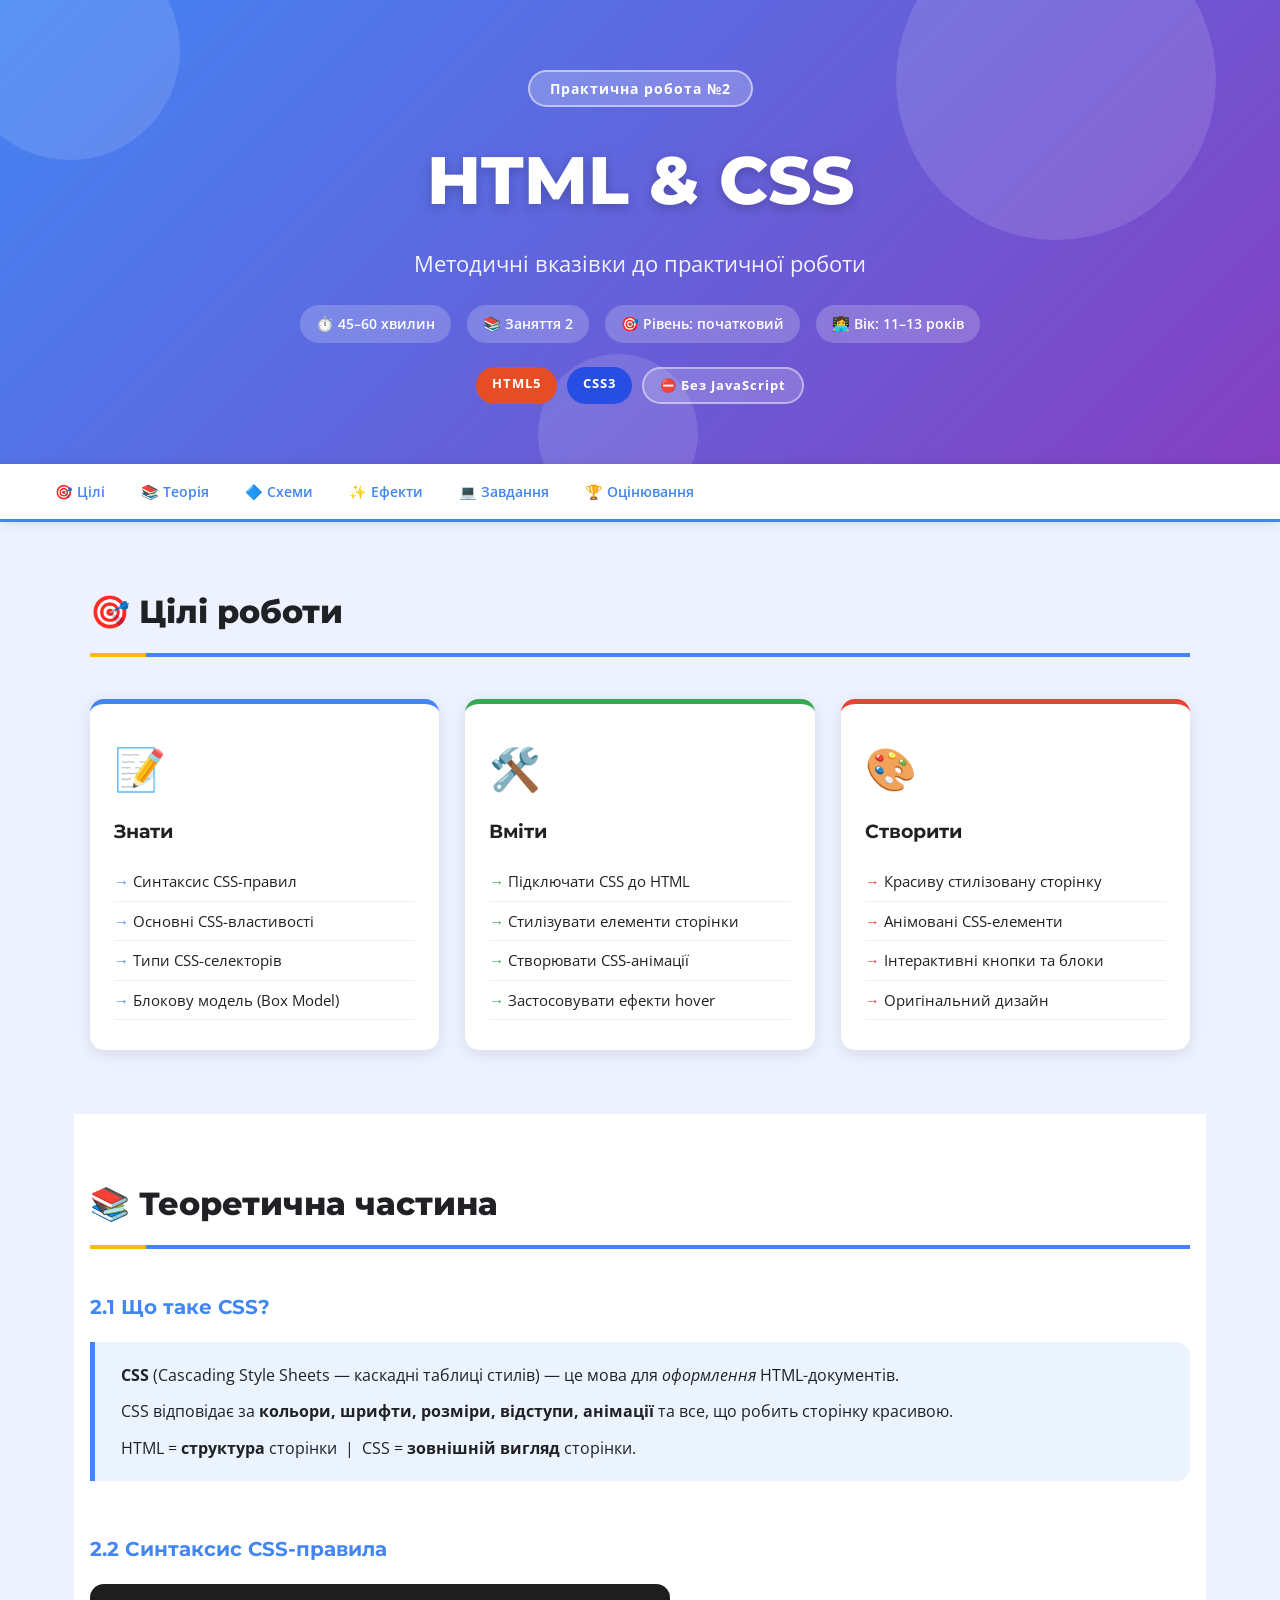
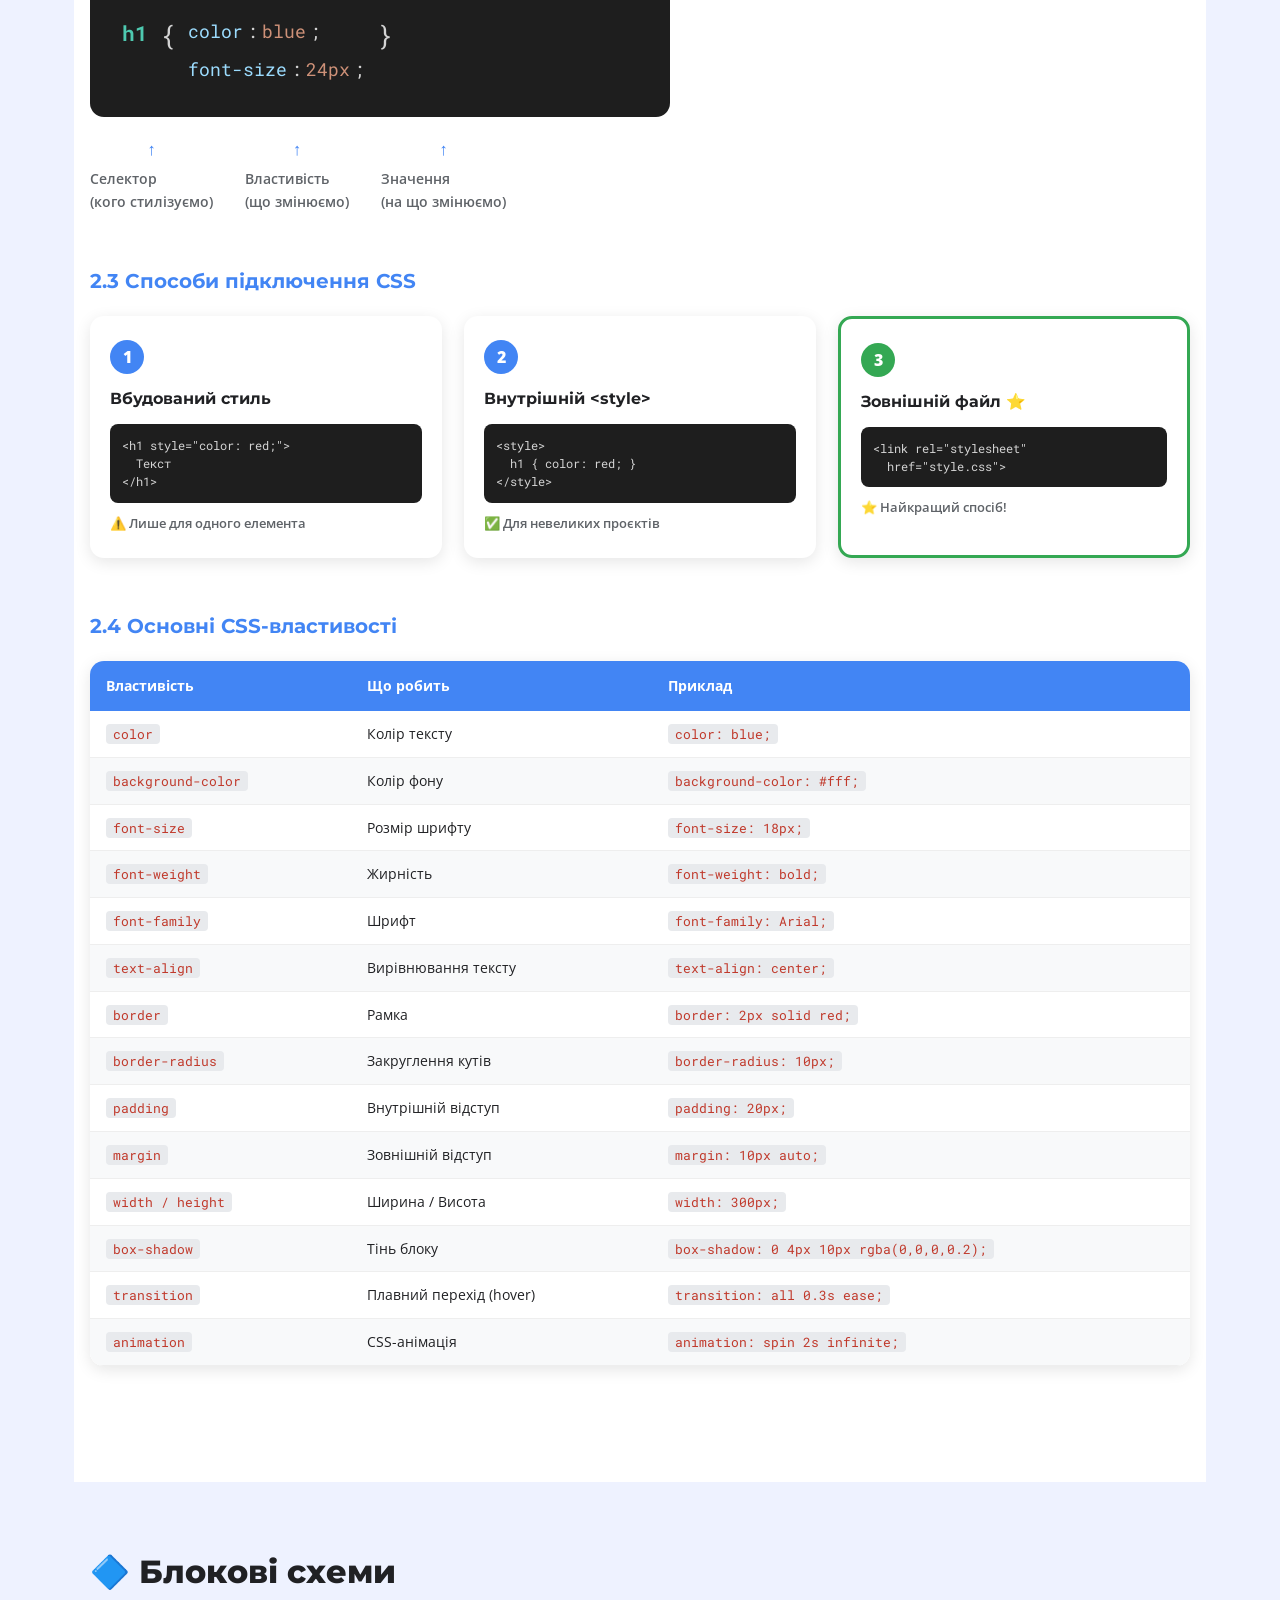
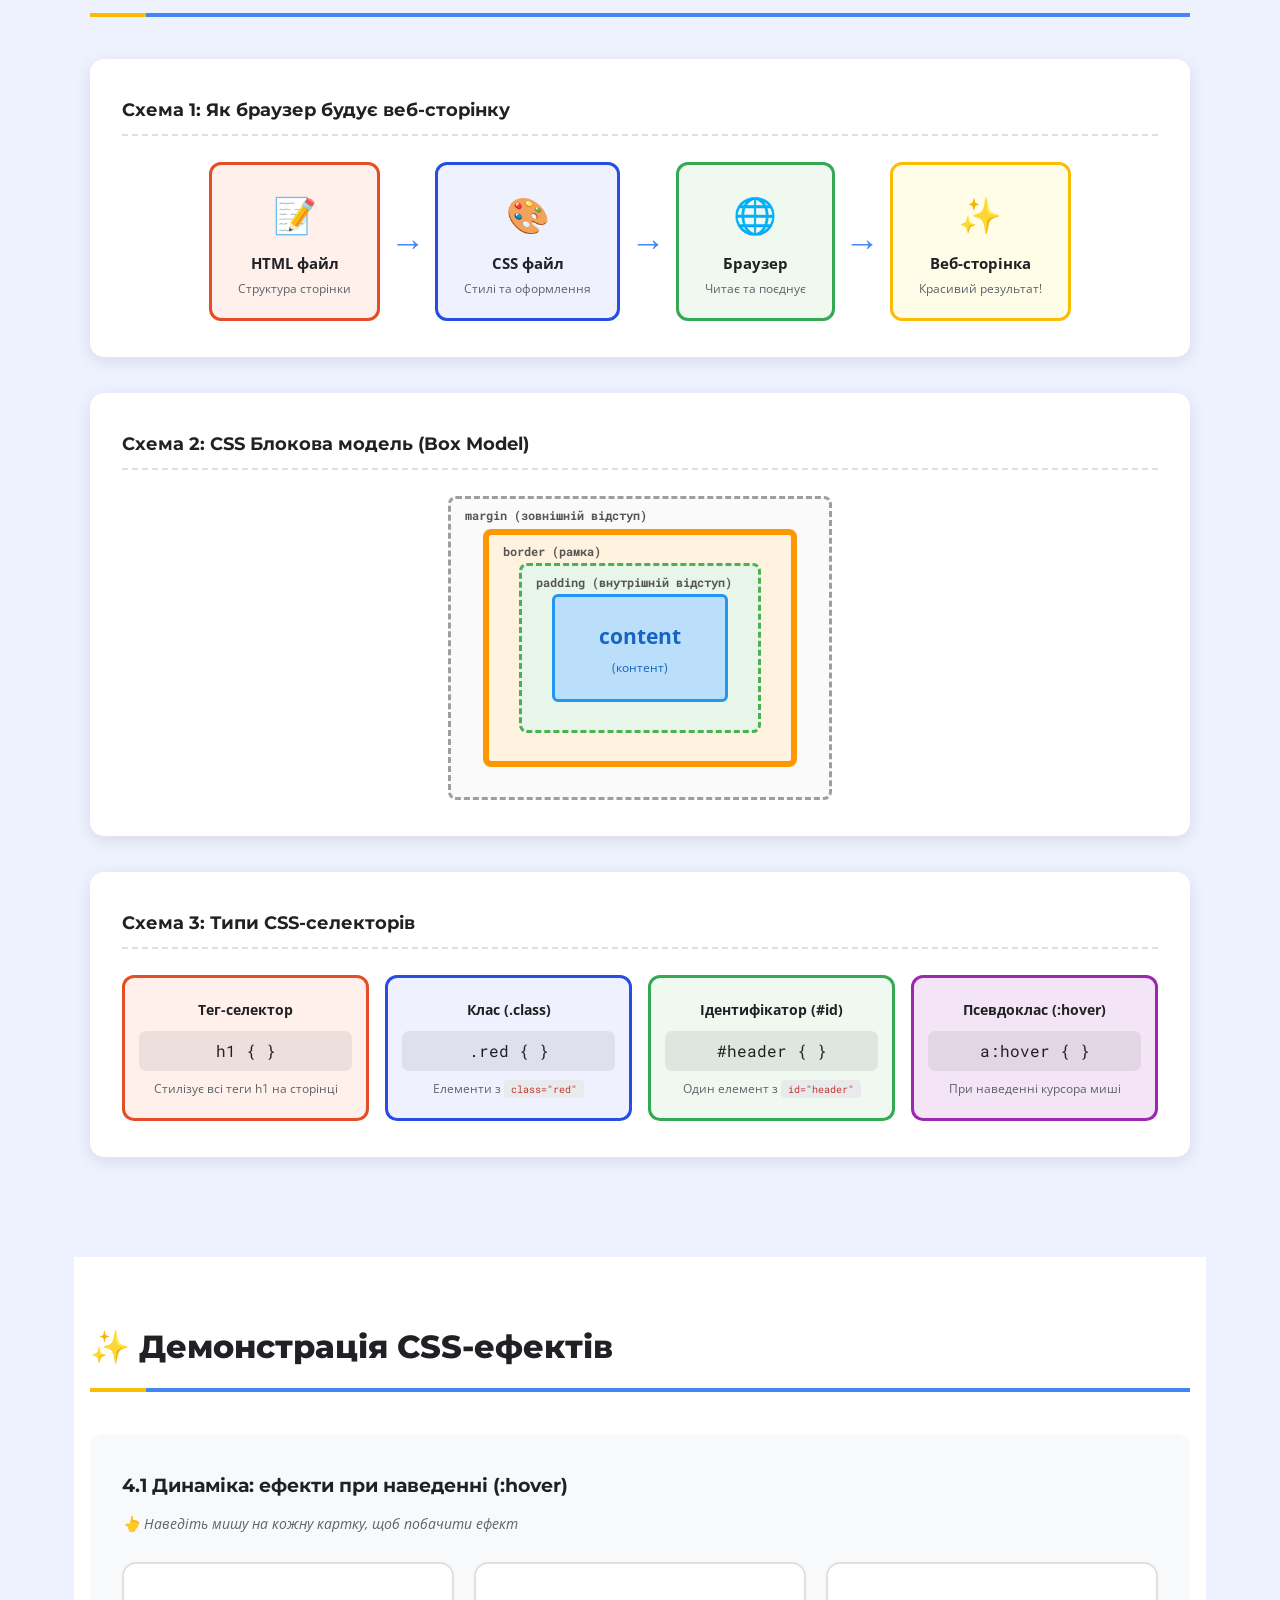
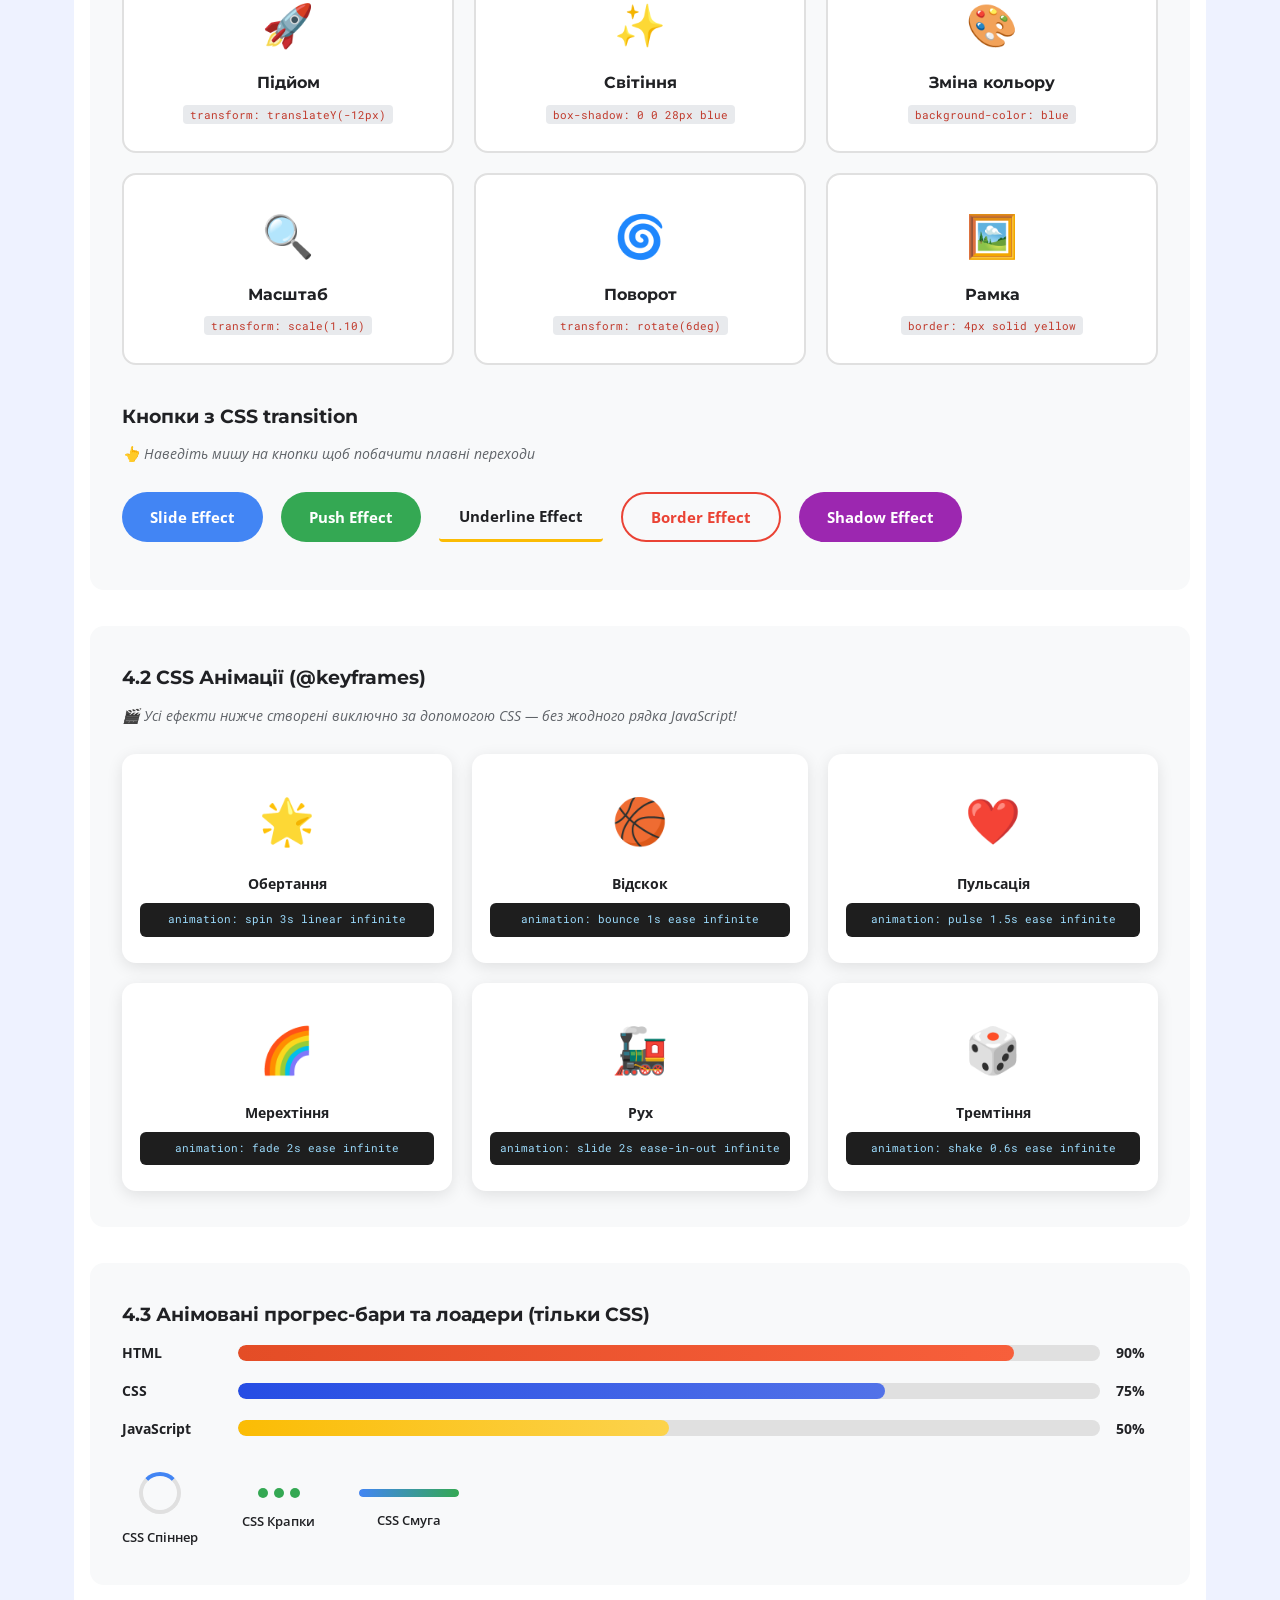
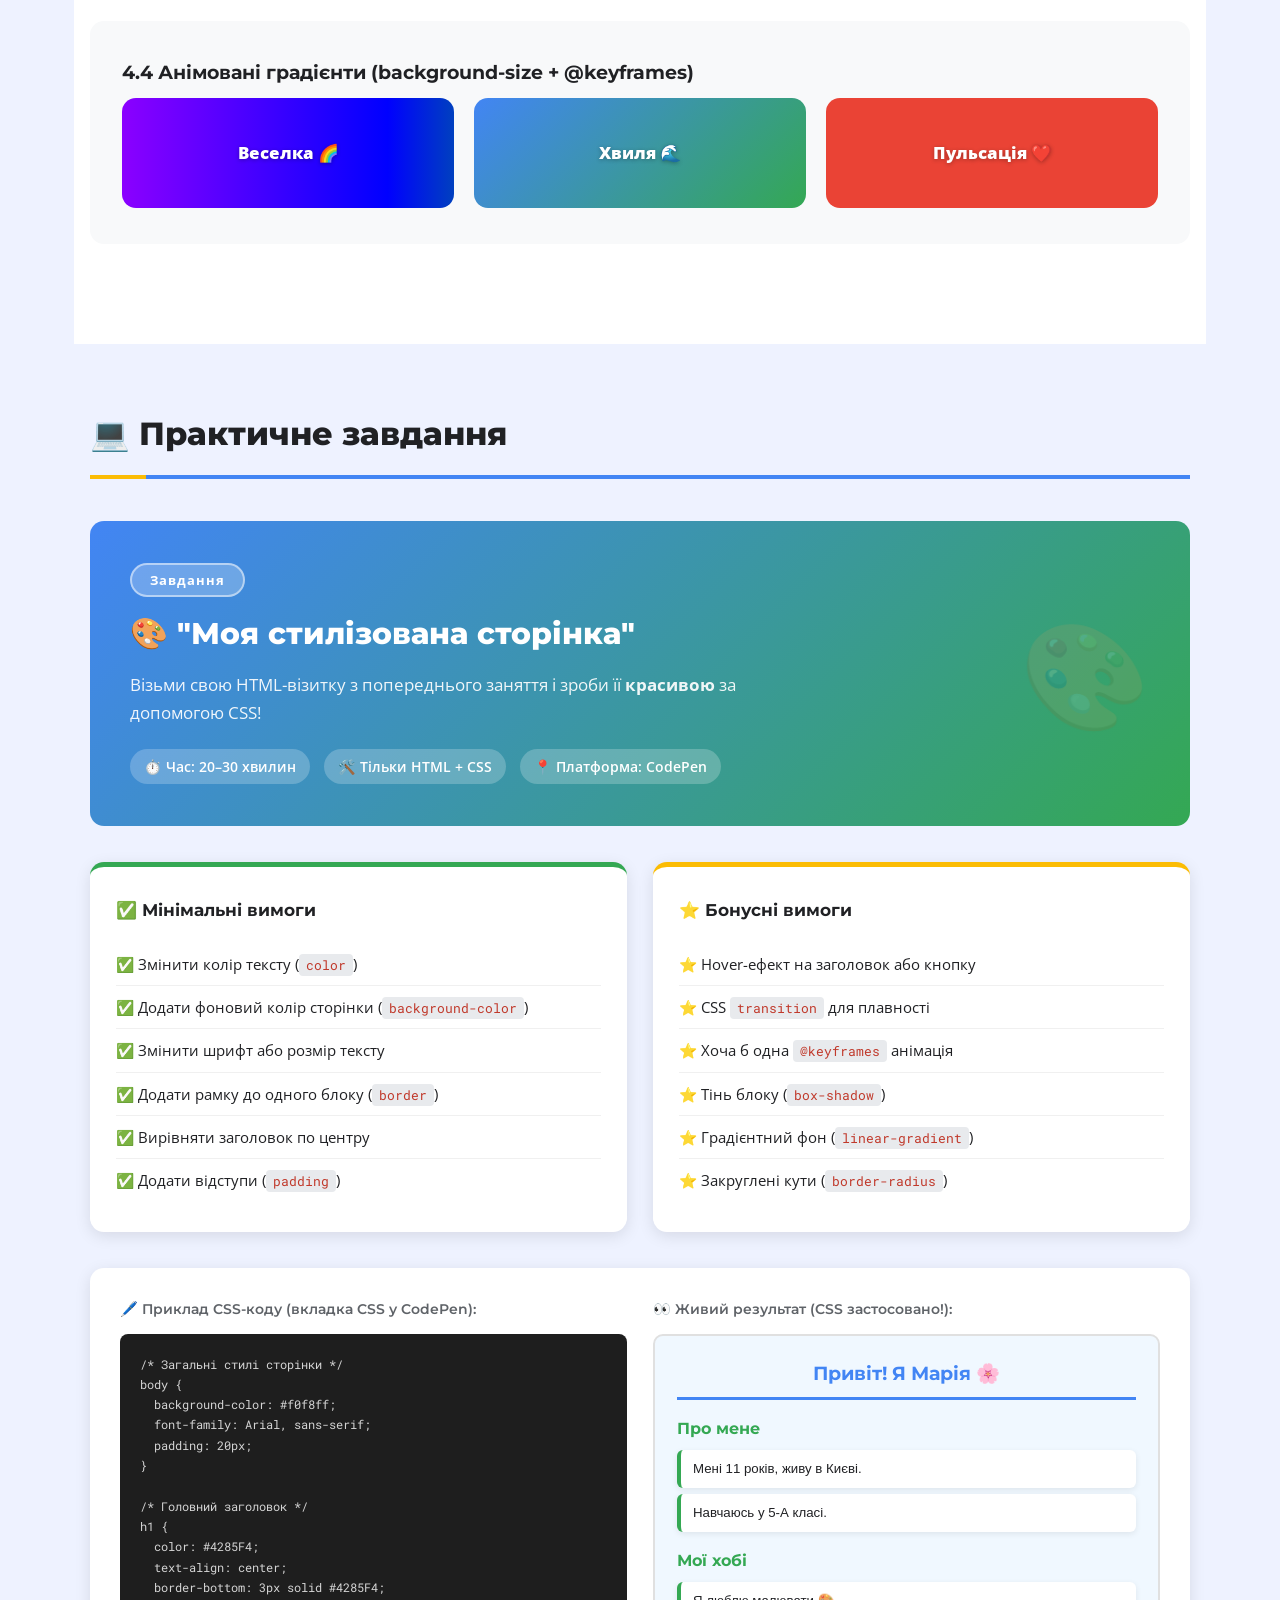
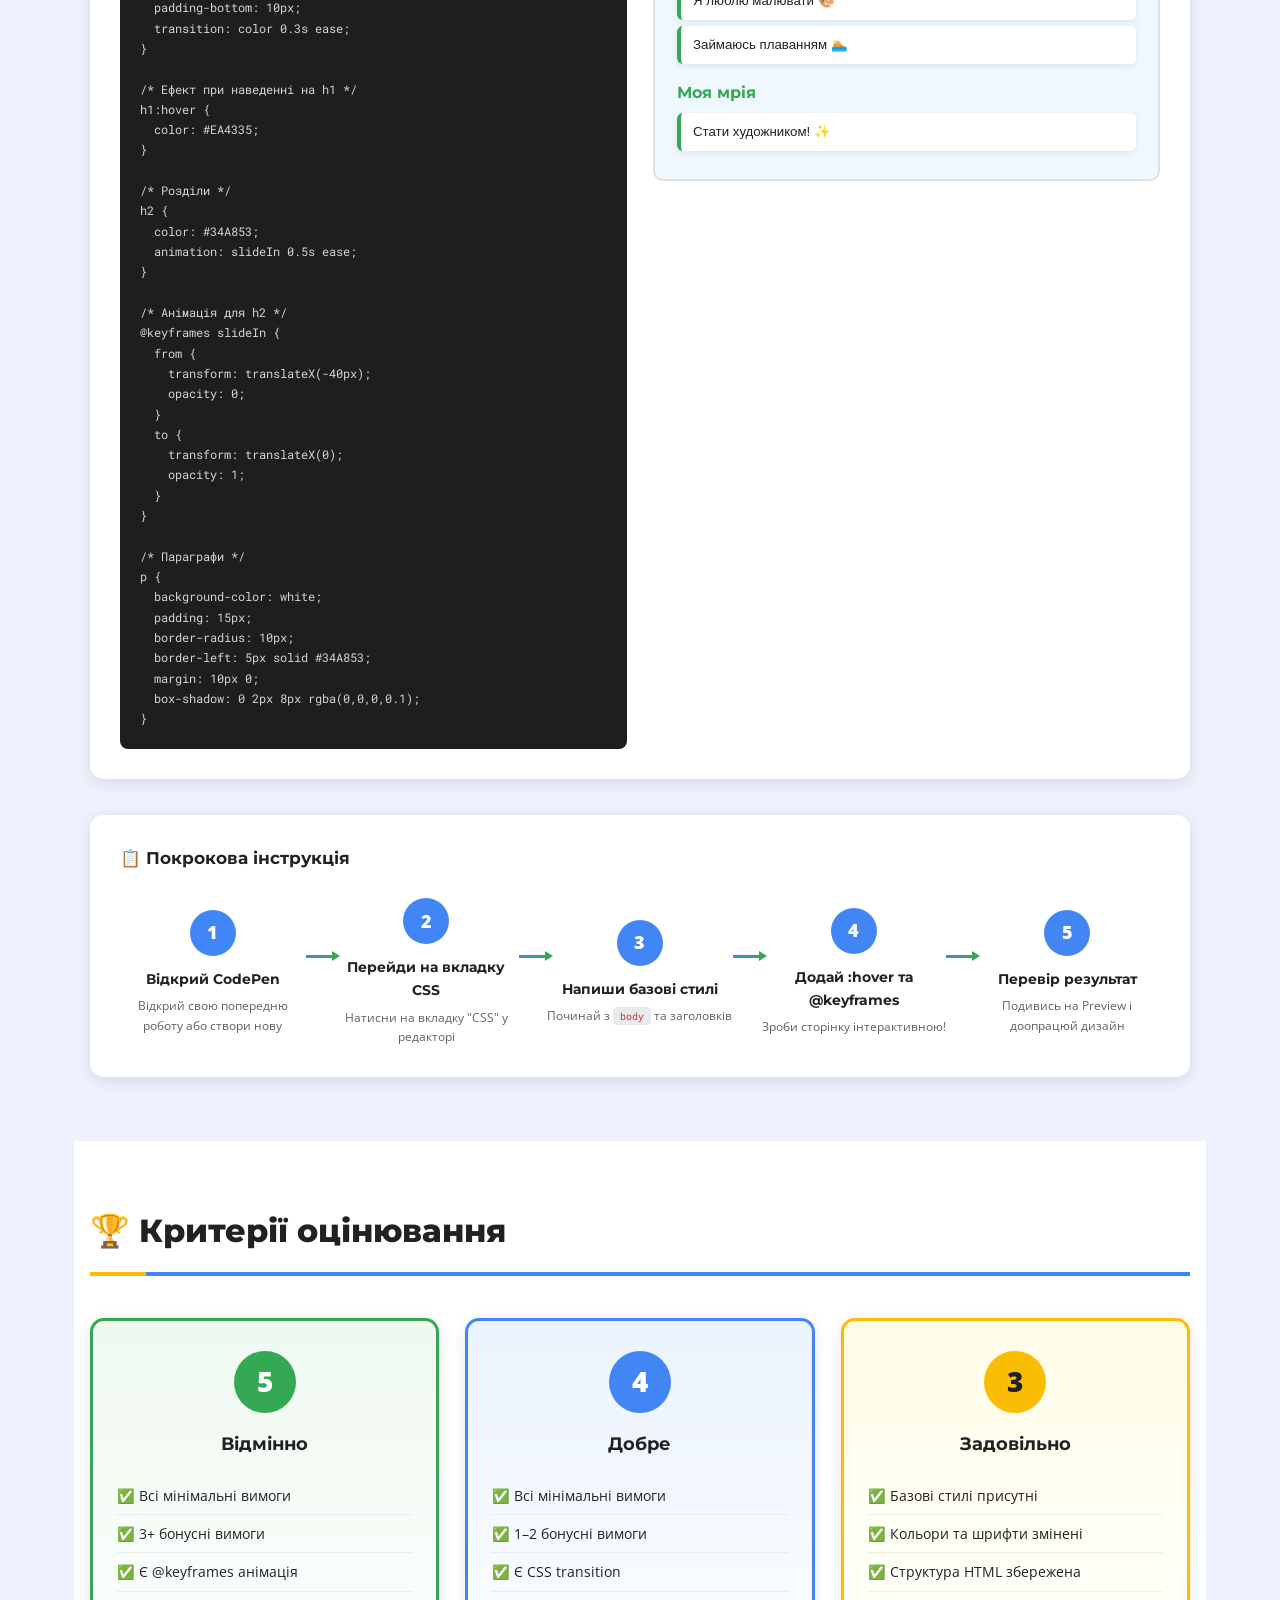
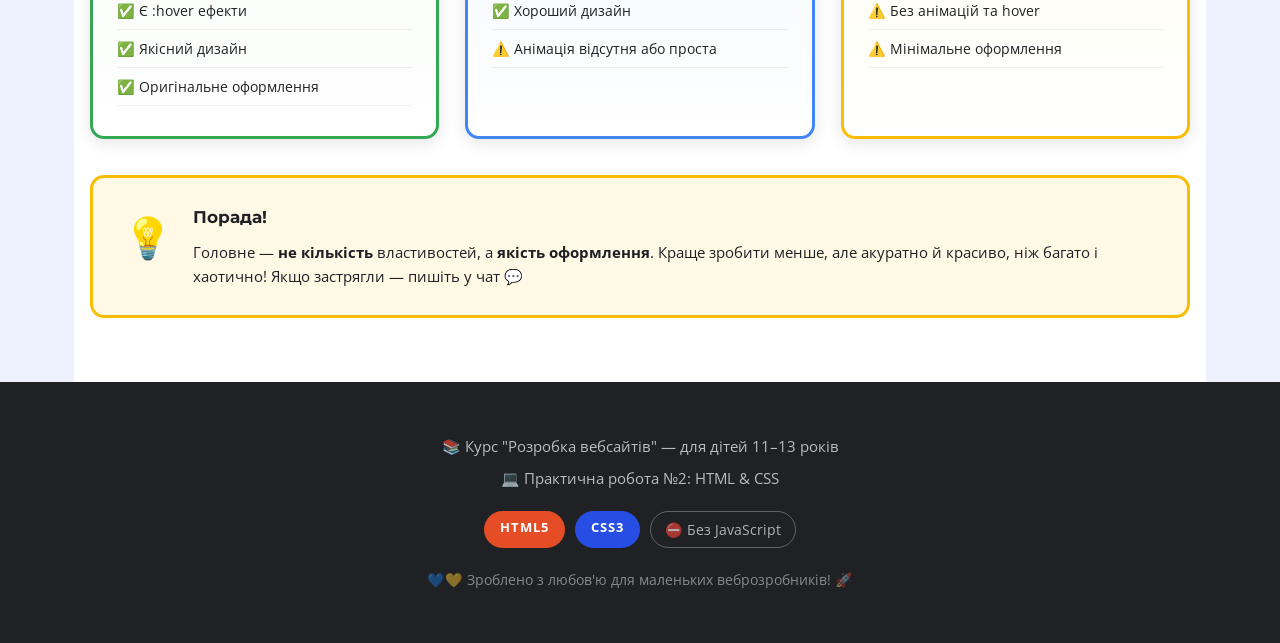
<file: practical/index.html>
<!DOCTYPE html>
<html lang="uk">
<head>
  <meta charset="UTF-8">
  <meta name="viewport" content="width=device-width, initial-scale=1.0">
  <title>Методичні вказівки: Практична робота "HTML &amp; CSS"</title>
  <meta name="description" content="Методичні вказівки до практичної роботи з HTML та CSS. Демонстрація блокових схем, динаміки та анімацій.">

  <!-- Google Fonts -->
  <link href="https://fonts.googleapis.com/css2?family=Montserrat:wght@600;700;800&family=Open+Sans:wght@400;600&family=Roboto+Mono&display=swap" rel="stylesheet">

  <!-- Стилі — тільки HTML + CSS, без JavaScript! -->
  <link rel="stylesheet" href="styles.css">
</head>
<body>

  <!-- ============================================================
       ШАПКА СТОРІНКИ (анімований градієнтний фон)
       ============================================================ -->
  <header class="page-header">
    <!-- Декоративні анімовані кола у фоні (чистий CSS) -->
    <div class="header-blobs" aria-hidden="true">
      <div class="blob blob-1"></div>
      <div class="blob blob-2"></div>
      <div class="blob blob-3"></div>
    </div>

    <div class="header-inner">
      <div class="badge">Практична робота №2</div>
      <h1 class="header-title">HTML &amp; CSS</h1>
      <p class="header-sub">Методичні вказівки до практичної роботи</p>

      <div class="header-meta">
        <span class="meta-pill">⏱️ 45–60 хвилин</span>
        <span class="meta-pill">📚 Заняття 2</span>
        <span class="meta-pill">🎯 Рівень: початковий</span>
        <span class="meta-pill">👩‍💻 Вік: 11–13 років</span>
      </div>

      <div class="tech-row">
        <span class="tech-pill pill-html">HTML5</span>
        <span class="tech-pill pill-css">CSS3</span>
        <span class="tech-pill pill-nojs">⛔ Без JavaScript</span>
      </div>
    </div>
  </header>

  <!-- ============================================================
       НАВІГАЦІЯ — ЗМІСТ (sticky)
       ============================================================ -->
  <nav class="toc-nav" aria-label="Зміст">
    <ol>
      <li><a href="#goals">🎯 Цілі</a></li>
      <li><a href="#theory">📚 Теорія</a></li>
      <li><a href="#diagrams">🔷 Схеми</a></li>
      <li><a href="#effects">✨ Ефекти</a></li>
      <li><a href="#task">💻 Завдання</a></li>
      <li><a href="#criteria">🏆 Оцінювання</a></li>
    </ol>
  </nav>

  <!-- ============================================================
       ОСНОВНИЙ ВМІСТ
       ============================================================ -->
  <main class="page-main">

    <!-- ==========================================================
         РОЗДІЛ 1: ЦІЛІ РОБОТИ
         ========================================================== -->
    <section id="goals" class="section">
      <div class="container">
        <h2 class="section-title">🎯 Цілі роботи</h2>

        <div class="goals-grid">
          <div class="goal-card">
            <span class="goal-icon">📝</span>
            <h3>Знати</h3>
            <ul>
              <li>Синтаксис CSS-правил</li>
              <li>Основні CSS-властивості</li>
              <li>Типи CSS-селекторів</li>
              <li>Блокову модель (Box Model)</li>
            </ul>
          </div>

          <div class="goal-card">
            <span class="goal-icon">🛠️</span>
            <h3>Вміти</h3>
            <ul>
              <li>Підключати CSS до HTML</li>
              <li>Стилізувати елементи сторінки</li>
              <li>Створювати CSS-анімації</li>
              <li>Застосовувати ефекти hover</li>
            </ul>
          </div>

          <div class="goal-card">
            <span class="goal-icon">🎨</span>
            <h3>Створити</h3>
            <ul>
              <li>Красиву стилізовану сторінку</li>
              <li>Анімовані CSS-елементи</li>
              <li>Інтерактивні кнопки та блоки</li>
              <li>Оригінальний дизайн</li>
            </ul>
          </div>
        </div>
      </div>
    </section>

    <!-- ==========================================================
         РОЗДІЛ 2: ТЕОРЕТИЧНА ЧАСТИНА
         ========================================================== -->
    <section id="theory" class="section section-alt">
      <div class="container">
        <h2 class="section-title">📚 Теоретична частина</h2>

        <!-- 2.1 Що таке CSS -->
        <div class="theory-block">
          <h3 class="theory-h3">2.1 Що таке CSS?</h3>
          <div class="info-box">
            <p>
              <strong>CSS</strong> (Cascading Style Sheets — каскадні таблиці стилів) — це
              мова для <em>оформлення</em> HTML-документів.
            </p>
            <p>
              CSS відповідає за <strong>кольори, шрифти, розміри, відступи,
              анімації</strong> та все, що робить сторінку красивою.
            </p>
            <p>
              HTML = <strong>структура</strong> сторінки &nbsp;|&nbsp;
              CSS = <strong>зовнішній вигляд</strong> сторінки.
            </p>
          </div>
        </div>

        <!-- 2.2 Синтаксис CSS -->
        <div class="theory-block">
          <h3 class="theory-h3">2.2 Синтаксис CSS-правила</h3>

          <div class="syntax-diagram" aria-label="Схема синтаксису CSS">
            <span class="syn-selector">h1</span>
            <span class="syn-brace">{</span>
            <div class="syn-decls">
              <div class="syn-decl">
                <span class="syn-prop">color</span>
                <span class="syn-colon">:</span>
                <span class="syn-val">blue</span>
                <span class="syn-semi">;</span>
              </div>
              <div class="syn-decl">
                <span class="syn-prop">font-size</span>
                <span class="syn-colon">:</span>
                <span class="syn-val">24px</span>
                <span class="syn-semi">;</span>
              </div>
            </div>
            <span class="syn-brace">}</span>
          </div>

          <div class="syntax-legend">
            <div class="leg-item">
              <span class="leg-arrow">↑</span>
              <span class="leg-label">Селектор<br>(кого стилізуємо)</span>
            </div>
            <div class="leg-item">
              <span class="leg-arrow">↑</span>
              <span class="leg-label">Властивість<br>(що змінюємо)</span>
            </div>
            <div class="leg-item">
              <span class="leg-arrow">↑</span>
              <span class="leg-label">Значення<br>(на що змінюємо)</span>
            </div>
          </div>
        </div>

        <!-- 2.3 Способи підключення -->
        <div class="theory-block">
          <h3 class="theory-h3">2.3 Способи підключення CSS</h3>
          <div class="methods-grid">
            <div class="method-card">
              <div class="method-num">1</div>
              <h4>Вбудований стиль</h4>
              <pre class="code-snippet">&lt;h1 style="color: red;"&gt;
  Текст
&lt;/h1&gt;</pre>
              <p class="method-note">⚠️ Лише для одного елемента</p>
            </div>

            <div class="method-card">
              <div class="method-num">2</div>
              <h4>Внутрішній &lt;style&gt;</h4>
              <pre class="code-snippet">&lt;style&gt;
  h1 { color: red; }
&lt;/style&gt;</pre>
              <p class="method-note">✅ Для невеликих проєктів</p>
            </div>

            <div class="method-card best-method">
              <div class="method-num">3</div>
              <h4>Зовнішній файл ⭐</h4>
              <pre class="code-snippet">&lt;link rel="stylesheet"
  href="style.css"&gt;</pre>
              <p class="method-note">⭐ Найкращий спосіб!</p>
            </div>
          </div>
        </div>

        <!-- 2.4 Основні властивості -->
        <div class="theory-block">
          <h3 class="theory-h3">2.4 Основні CSS-властивості</h3>
          <div class="props-wrap">
            <table class="props-table">
              <thead>
                <tr>
                  <th>Властивість</th>
                  <th>Що робить</th>
                  <th>Приклад</th>
                </tr>
              </thead>
              <tbody>
                <tr><td><code>color</code></td><td>Колір тексту</td><td><code>color: blue;</code></td></tr>
                <tr><td><code>background-color</code></td><td>Колір фону</td><td><code>background-color: #fff;</code></td></tr>
                <tr><td><code>font-size</code></td><td>Розмір шрифту</td><td><code>font-size: 18px;</code></td></tr>
                <tr><td><code>font-weight</code></td><td>Жирність</td><td><code>font-weight: bold;</code></td></tr>
                <tr><td><code>font-family</code></td><td>Шрифт</td><td><code>font-family: Arial;</code></td></tr>
                <tr><td><code>text-align</code></td><td>Вирівнювання тексту</td><td><code>text-align: center;</code></td></tr>
                <tr><td><code>border</code></td><td>Рамка</td><td><code>border: 2px solid red;</code></td></tr>
                <tr><td><code>border-radius</code></td><td>Закруглення кутів</td><td><code>border-radius: 10px;</code></td></tr>
                <tr><td><code>padding</code></td><td>Внутрішній відступ</td><td><code>padding: 20px;</code></td></tr>
                <tr><td><code>margin</code></td><td>Зовнішній відступ</td><td><code>margin: 10px auto;</code></td></tr>
                <tr><td><code>width / height</code></td><td>Ширина / Висота</td><td><code>width: 300px;</code></td></tr>
                <tr><td><code>box-shadow</code></td><td>Тінь блоку</td><td><code>box-shadow: 0 4px 10px rgba(0,0,0,0.2);</code></td></tr>
                <tr><td><code>transition</code></td><td>Плавний перехід (hover)</td><td><code>transition: all 0.3s ease;</code></td></tr>
                <tr><td><code>animation</code></td><td>CSS-анімація</td><td><code>animation: spin 2s infinite;</code></td></tr>
              </tbody>
            </table>
          </div>
        </div>

      </div>
    </section>

    <!-- ==========================================================
         РОЗДІЛ 3: БЛОКОВІ СХЕМИ
         ========================================================== -->
    <section id="diagrams" class="section">
      <div class="container">
        <h2 class="section-title">🔷 Блокові схеми</h2>

        <!-- Схема 1: Процесний flowchart HTML → CSS → Browser → Page -->
        <div class="diagram-card">
          <h3 class="diagram-h3">Схема 1: Як браузер будує веб-сторінку</h3>
          <div class="flowchart" role="img" aria-label="Схема: HTML → CSS → Браузер → Сторінка">
            <div class="fc-item">
              <div class="fc-box fc-html">
                <span class="fc-icon">📝</span>
                <div class="fc-name">HTML файл</div>
                <div class="fc-desc">Структура сторінки</div>
              </div>
              <div class="fc-arrow" aria-hidden="true">→</div>
            </div>

            <div class="fc-item">
              <div class="fc-box fc-css">
                <span class="fc-icon">🎨</span>
                <div class="fc-name">CSS файл</div>
                <div class="fc-desc">Стилі та оформлення</div>
              </div>
              <div class="fc-arrow" aria-hidden="true">→</div>
            </div>

            <div class="fc-item">
              <div class="fc-box fc-browser">
                <span class="fc-icon">🌐</span>
                <div class="fc-name">Браузер</div>
                <div class="fc-desc">Читає та поєднує</div>
              </div>
              <div class="fc-arrow" aria-hidden="true">→</div>
            </div>

            <div class="fc-item">
              <div class="fc-box fc-result">
                <span class="fc-icon">✨</span>
                <div class="fc-name">Веб-сторінка</div>
                <div class="fc-desc">Красивий результат!</div>
              </div>
            </div>
          </div>
        </div>

        <!-- Схема 2: CSS Box Model (вкладені блоки) -->
        <div class="diagram-card">
          <h3 class="diagram-h3">Схема 2: CSS Блокова модель (Box Model)</h3>
          <div class="box-model-wrap" role="img" aria-label="CSS Box Model: margin, border, padding, content">
            <div class="bm-root">
              <div class="bm-layer bm-margin">
                <span class="bm-tag">margin (зовнішній відступ)</span>

                <div class="bm-layer bm-border">
                  <span class="bm-tag">border (рамка)</span>

                  <div class="bm-layer bm-padding">
                    <span class="bm-tag">padding (внутрішній відступ)</span>

                    <div class="bm-content">
                      <span class="bm-content-en">content</span>
                      <span class="bm-content-uk">(контент)</span>
                    </div>
                  </div>
                </div>
              </div>
            </div>
          </div>
        </div>

        <!-- Схема 3: Типи CSS-селекторів -->
        <div class="diagram-card">
          <h3 class="diagram-h3">Схема 3: Типи CSS-селекторів</h3>
          <div class="selectors-grid">
            <div class="sel-box sel-tag">
              <div class="sel-title">Тег-селектор</div>
              <code class="sel-code">h1 { }</code>
              <div class="sel-desc">Стилізує всі теги h1 на сторінці</div>
            </div>

            <div class="sel-box sel-class">
              <div class="sel-title">Клас (.class)</div>
              <code class="sel-code">.red { }</code>
              <div class="sel-desc">Елементи з <code>class="red"</code></div>
            </div>

            <div class="sel-box sel-id">
              <div class="sel-title">Ідентифікатор (#id)</div>
              <code class="sel-code">#header { }</code>
              <div class="sel-desc">Один елемент з <code>id="header"</code></div>
            </div>

            <div class="sel-box sel-pseudo">
              <div class="sel-title">Псевдоклас (:hover)</div>
              <code class="sel-code">a:hover { }</code>
              <div class="sel-desc">При наведенні курсора миші</div>
            </div>
          </div>
        </div>

      </div>
    </section>

    <!-- ==========================================================
         РОЗДІЛ 4: ДЕМОНСТРАЦІЯ ЕФЕКТІВ
         ========================================================== -->
    <section id="effects" class="section section-alt">
      <div class="container">
        <h2 class="section-title">✨ Демонстрація CSS-ефектів</h2>

        <!-- 4.1 Hover-ефекти -->
        <div class="demo-block">
          <h3 class="demo-h3">4.1 Динаміка: ефекти при наведенні (:hover)</h3>
          <p class="demo-hint">👆 Наведіть мишу на кожну картку, щоб побачити ефект</p>

          <div class="hover-grid">
            <div class="hcard hc-lift">
              <span class="hcard-icon">🚀</span>
              <h4>Підйом</h4>
              <p><code>transform: translateY(-12px)</code></p>
            </div>

            <div class="hcard hc-glow">
              <span class="hcard-icon">✨</span>
              <h4>Світіння</h4>
              <p><code>box-shadow: 0 0 28px blue</code></p>
            </div>

            <div class="hcard hc-color">
              <span class="hcard-icon">🎨</span>
              <h4>Зміна кольору</h4>
              <p><code>background-color: blue</code></p>
            </div>

            <div class="hcard hc-scale">
              <span class="hcard-icon">🔍</span>
              <h4>Масштаб</h4>
              <p><code>transform: scale(1.10)</code></p>
            </div>

            <div class="hcard hc-rotate">
              <span class="hcard-icon">🌀</span>
              <h4>Поворот</h4>
              <p><code>transform: rotate(6deg)</code></p>
            </div>

            <div class="hcard hc-border">
              <span class="hcard-icon">🖼️</span>
              <h4>Рамка</h4>
              <p><code>border: 4px solid yellow</code></p>
            </div>
          </div>

          <!-- Кнопки з transition -->
          <h3 class="demo-h3" style="margin-top: 36px;">Кнопки з CSS transition</h3>
          <p class="demo-hint">👆 Наведіть мишу на кнопки щоб побачити плавні переходи</p>
          <div class="btn-row">
            <button class="dbtn dbtn-slide">Slide Effect</button>
            <button class="dbtn dbtn-push">Push Effect</button>
            <button class="dbtn dbtn-line">Underline Effect</button>
            <button class="dbtn dbtn-border">Border Effect</button>
            <button class="dbtn dbtn-shadow">Shadow Effect</button>
          </div>
        </div>

        <!-- 4.2 CSS Анімації (@keyframes) -->
        <div class="demo-block">
          <h3 class="demo-h3">4.2 CSS Анімації (@keyframes)</h3>
          <p class="demo-hint">🎬 Усі ефекти нижче створені виключно за допомогою CSS — без жодного рядка JavaScript!</p>

          <div class="anim-grid">
            <div class="anim-card">
              <div class="anim-stage"><span class="a-spin">🌟</span></div>
              <div class="anim-label">Обертання</div>
              <code class="anim-code">animation: spin 3s linear infinite</code>
            </div>

            <div class="anim-card">
              <div class="anim-stage"><span class="a-bounce">🏀</span></div>
              <div class="anim-label">Відскок</div>
              <code class="anim-code">animation: bounce 1s ease infinite</code>
            </div>

            <div class="anim-card">
              <div class="anim-stage"><span class="a-pulse">❤️</span></div>
              <div class="anim-label">Пульсація</div>
              <code class="anim-code">animation: pulse 1.5s ease infinite</code>
            </div>

            <div class="anim-card">
              <div class="anim-stage"><span class="a-fade">🌈</span></div>
              <div class="anim-label">Мерехтіння</div>
              <code class="anim-code">animation: fade 2s ease infinite</code>
            </div>

            <div class="anim-card">
              <div class="anim-stage"><span class="a-slide">🚂</span></div>
              <div class="anim-label">Рух</div>
              <code class="anim-code">animation: slide 2s ease-in-out infinite</code>
            </div>

            <div class="anim-card">
              <div class="anim-stage"><span class="a-shake">🎲</span></div>
              <div class="anim-label">Тремтіння</div>
              <code class="anim-code">animation: shake 0.6s ease infinite</code>
            </div>
          </div>
        </div>

        <!-- 4.3 Прогрес-бари та CSS-лоадери -->
        <div class="demo-block">
          <h3 class="demo-h3">4.3 Анімовані прогрес-бари та лоадери (тільки CSS)</h3>

          <div class="progress-list">
            <div class="prog-row">
              <span class="prog-name">HTML</span>
              <div class="prog-track"><div class="prog-fill prog-html"></div></div>
              <span class="prog-val">90%</span>
            </div>
            <div class="prog-row">
              <span class="prog-name">CSS</span>
              <div class="prog-track"><div class="prog-fill prog-css"></div></div>
              <span class="prog-val">75%</span>
            </div>
            <div class="prog-row">
              <span class="prog-name">JavaScript</span>
              <div class="prog-track"><div class="prog-fill prog-js"></div></div>
              <span class="prog-val">50%</span>
            </div>
          </div>

          <div class="loaders-row">
            <div class="loader-item">
              <div class="ld-spinner"></div>
              <span>CSS Спіннер</span>
            </div>
            <div class="loader-item">
              <div class="ld-dots">
                <span></span><span></span><span></span>
              </div>
              <span>CSS Крапки</span>
            </div>
            <div class="loader-item">
              <div class="ld-bar"><div class="ld-bar-fill"></div></div>
              <span>CSS Смуга</span>
            </div>
          </div>
        </div>

        <!-- 4.4 Анімовані градієнти -->
        <div class="demo-block">
          <h3 class="demo-h3">4.4 Анімовані градієнти (background-size + @keyframes)</h3>

          <div class="grad-row">
            <div class="grad-box grad-rainbow">Веселка 🌈</div>
            <div class="grad-box grad-wave">Хвиля 🌊</div>
            <div class="grad-box grad-pulse">Пульсація ❤️</div>
          </div>
        </div>

      </div>
    </section>

    <!-- ==========================================================
         РОЗДІЛ 5: ПРАКТИЧНЕ ЗАВДАННЯ
         ========================================================== -->
    <section id="task" class="section">
      <div class="container">
        <h2 class="section-title">💻 Практичне завдання</h2>

        <!-- Банер завдання -->
        <div class="task-banner">
          <div class="task-badge-label">Завдання</div>
          <h3 class="task-title">🎨 "Моя стилізована сторінка"</h3>
          <p class="task-desc">
            Візьми свою HTML-візитку з попереднього заняття і зроби її
            <strong>красивою</strong> за допомогою CSS!
          </p>
          <div class="task-pills">
            <span class="task-pill">⏱️ Час: 20–30 хвилин</span>
            <span class="task-pill">🛠️ Тільки HTML + CSS</span>
            <span class="task-pill">📍 Платформа: CodePen</span>
          </div>
        </div>

        <!-- Вимоги -->
        <div class="req-grid">
          <div class="req-card req-min">
            <h3>✅ Мінімальні вимоги</h3>
            <ul>
              <li>Змінити колір тексту (<code>color</code>)</li>
              <li>Додати фоновий колір сторінки (<code>background-color</code>)</li>
              <li>Змінити шрифт або розмір тексту</li>
              <li>Додати рамку до одного блоку (<code>border</code>)</li>
              <li>Вирівняти заголовок по центру</li>
              <li>Додати відступи (<code>padding</code>)</li>
            </ul>
          </div>

          <div class="req-card req-bonus">
            <h3>⭐ Бонусні вимоги</h3>
            <ul>
              <li>Hover-ефект на заголовок або кнопку</li>
              <li>CSS <code>transition</code> для плавності</li>
              <li>Хоча б одна <code>@keyframes</code> анімація</li>
              <li>Тінь блоку (<code>box-shadow</code>)</li>
              <li>Градієнтний фон (<code>linear-gradient</code>)</li>
              <li>Закруглені кути (<code>border-radius</code>)</li>
            </ul>
          </div>
        </div>

        <!-- Приклад коду + живий результат -->
        <div class="example-split">
          <div class="ex-col">
            <h4>🖊️ Приклад CSS-коду (вкладка CSS у CodePen):</h4>
            <pre class="code-block">/* Загальні стилі сторінки */
body {
  background-color: #f0f8ff;
  font-family: Arial, sans-serif;
  padding: 20px;
}

/* Головний заголовок */
h1 {
  color: #4285F4;
  text-align: center;
  border-bottom: 3px solid #4285F4;
  padding-bottom: 10px;
  transition: color 0.3s ease;
}

/* Ефект при наведенні на h1 */
h1:hover {
  color: #EA4335;
}

/* Розділи */
h2 {
  color: #34A853;
  animation: slideIn 0.5s ease;
}

/* Анімація для h2 */
@keyframes slideIn {
  from {
    transform: translateX(-40px);
    opacity: 0;
  }
  to {
    transform: translateX(0);
    opacity: 1;
  }
}

/* Параграфи */
p {
  background-color: white;
  padding: 15px;
  border-radius: 10px;
  border-left: 5px solid #34A853;
  margin: 10px 0;
  box-shadow: 0 2px 8px rgba(0,0,0,0.1);
}</pre>
          </div>

          <div class="ex-col">
            <h4>👀 Живий результат (CSS застосовано!):</h4>
            <div class="live-preview">
              <h1 class="lp-h1">Привіт! Я Марія 🌸</h1>

              <h2 class="lp-h2">Про мене</h2>
              <p class="lp-p">Мені 11 років, живу в Києві.</p>
              <p class="lp-p">Навчаюсь у 5-А класі.</p>

              <h2 class="lp-h2">Мої хобі</h2>
              <p class="lp-p">Я люблю малювати 🎨</p>
              <p class="lp-p">Займаюсь плаванням 🏊</p>

              <h2 class="lp-h2">Моя мрія</h2>
              <p class="lp-p">Стати художником! ✨</p>
            </div>
          </div>
        </div>

        <!-- Покрокова інструкція -->
        <div class="steps-card">
          <h3>📋 Покрокова інструкція</h3>

          <div class="steps-flow">
            <div class="step">
              <div class="step-num">1</div>
              <h4>Відкрий CodePen</h4>
              <p>Відкрий свою попередню роботу або створи нову</p>
            </div>

            <div class="step-conn"></div>

            <div class="step">
              <div class="step-num">2</div>
              <h4>Перейди на вкладку CSS</h4>
              <p>Натисни на вкладку "CSS" у редакторі</p>
            </div>

            <div class="step-conn"></div>

            <div class="step">
              <div class="step-num">3</div>
              <h4>Напиши базові стилі</h4>
              <p>Починай з <code>body</code> та заголовків</p>
            </div>

            <div class="step-conn"></div>

            <div class="step">
              <div class="step-num">4</div>
              <h4>Додай :hover та @keyframes</h4>
              <p>Зроби сторінку інтерактивною!</p>
            </div>

            <div class="step-conn"></div>

            <div class="step">
              <div class="step-num">5</div>
              <h4>Перевір результат</h4>
              <p>Подивись на Preview і доопрацюй дизайн</p>
            </div>
          </div>
        </div>

      </div>
    </section>

    <!-- ==========================================================
         РОЗДІЛ 6: КРИТЕРІЇ ОЦІНЮВАННЯ
         ========================================================== -->
    <section id="criteria" class="section section-alt">
      <div class="container">
        <h2 class="section-title">🏆 Критерії оцінювання</h2>

        <div class="crit-grid">
          <div class="crit-card grade-5">
            <div class="grade-circle">5</div>
            <h3>Відмінно</h3>
            <ul>
              <li>✅ Всі мінімальні вимоги</li>
              <li>✅ 3+ бонусні вимоги</li>
              <li>✅ Є @keyframes анімація</li>
              <li>✅ Є :hover ефекти</li>
              <li>✅ Якісний дизайн</li>
              <li>✅ Оригінальне оформлення</li>
            </ul>
          </div>

          <div class="crit-card grade-4">
            <div class="grade-circle">4</div>
            <h3>Добре</h3>
            <ul>
              <li>✅ Всі мінімальні вимоги</li>
              <li>✅ 1–2 бонусні вимоги</li>
              <li>✅ Є CSS transition</li>
              <li>✅ Хороший дизайн</li>
              <li>⚠️ Анімація відсутня або проста</li>
            </ul>
          </div>

          <div class="crit-card grade-3">
            <div class="grade-circle">3</div>
            <h3>Задовільно</h3>
            <ul>
              <li>✅ Базові стилі присутні</li>
              <li>✅ Кольори та шрифти змінені</li>
              <li>✅ Структура HTML збережена</li>
              <li>⚠️ Без анімацій та hover</li>
              <li>⚠️ Мінімальне оформлення</li>
            </ul>
          </div>
        </div>

        <div class="tip-panel">
          <div class="tip-ico">💡</div>
          <div class="tip-body">
            <h3>Порада!</h3>
            <p>
              Головне — <strong>не кількість</strong> властивостей, а
              <strong>якість оформлення</strong>. Краще зробити менше, але
              акуратно й красиво, ніж багато і хаотично! Якщо застрягли —
              пишіть у чат 💬
            </p>
          </div>
        </div>

      </div>
    </section>

  </main>

  <!-- ============================================================
       ПІДВАЛ
       ============================================================ -->
  <footer class="page-footer">
    <div class="footer-inner">
      <p>📚 Курс "Розробка вебсайтів" — для дітей 11–13 років</p>
      <p>💻 Практична робота №2: HTML &amp; CSS</p>

      <div class="footer-pills">
        <span class="tech-pill pill-html">HTML5</span>
        <span class="tech-pill pill-css">CSS3</span>
        <span class="no-js-pill">⛔ Без JavaScript</span>
      </div>

      <p class="footer-note">💙💛 Зроблено з любов'ю для маленьких веброзробників! 🚀</p>
    </div>
  </footer>

</body>
</html>
</file>
<file: practical/styles.css>
/* ================================================
   Методичні вказівки: Практична робота "HTML & CSS"
   Стилі — тільки CSS, без JavaScript!
   ================================================ */

/* === CSS ЗМІННІ (CUSTOM PROPERTIES) === */
:root {
  --blue:        #4285F4;
  --green:       #34A853;
  --yellow:      #FBBC04;
  --red:         #EA4335;
  --purple:      #9C27B0;
  --dark:        #202124;
  --gray:        #5F6368;
  --light:       #F8F9FA;
  --white:       #FFFFFF;
  --shadow:      0 4px 16px rgba(0,0,0,0.10);
  --shadow-lg:   0 8px 32px rgba(0,0,0,0.18);
  --radius:      14px;
  --transition:  all 0.35s ease;
}

/* === СКИДАННЯ ТА БАЗОВІ СТИЛІ === */
*, *::before, *::after {
  margin: 0;
  padding: 0;
  box-sizing: border-box;
}

html {
  scroll-behavior: smooth;
}

body {
  font-family: 'Open Sans', Arial, sans-serif;
  color: var(--dark);
  background: #EEF2FF;
  line-height: 1.65;
}

h1, h2, h3, h4 {
  font-family: 'Montserrat', sans-serif;
  font-weight: 700;
}

code, pre {
  font-family: 'Roboto Mono', 'Courier New', monospace;
}

code {
  background: #E8EAED;
  color: #C0392B;
  padding: 2px 7px;
  border-radius: 4px;
  font-size: 0.88em;
}

ul, ol {
  padding-left: 0;
}

/* ================================================
   АНІМАЦІЇ ПОЯВИ (фоновий @keyframes)
   ================================================ */

@keyframes fadeInUp {
  from { opacity: 0; transform: translateY(28px); }
  to   { opacity: 1; transform: translateY(0); }
}

@keyframes fadeIn {
  from { opacity: 0; }
  to   { opacity: 1; }
}

@keyframes slideInLeft {
  from { opacity: 0; transform: translateX(-40px); }
  to   { opacity: 1; transform: translateX(0); }
}

@keyframes slideInRight {
  from { opacity: 0; transform: translateX(40px); }
  to   { opacity: 1; transform: translateX(0); }
}

/* ================================================
   ШАПКА СТОРІНКИ
   ================================================ */

.page-header {
  position: relative;
  overflow: hidden;
  background: linear-gradient(135deg, #4285F4 0%, #9C27B0 45%, #EA4335 100%);
  background-size: 300% 300%;
  animation: headerGradient 10s ease infinite;
  color: var(--white);
  padding: 70px 40px 60px;
  text-align: center;
}

@keyframes headerGradient {
  0%   { background-position: 0% 50%; }
  50%  { background-position: 100% 50%; }
  100% { background-position: 0% 50%; }
}

/* Декоративні «блоби» у шапці */
.header-blobs {
  position: absolute;
  inset: 0;
  pointer-events: none;
}

.blob {
  position: absolute;
  border-radius: 50%;
  background: rgba(255,255,255,0.12);
  animation: blobFloat 7s ease-in-out infinite;
}

.blob-1 { width: 220px; height: 220px; top: -60px; left: -40px; animation-delay: 0s; }
.blob-2 { width: 320px; height: 320px; top: -80px; right: 5%; animation-delay: 2.5s; }
.blob-3 { width: 160px; height: 160px; bottom: -50px; left: 42%; animation-delay: 5s; }

@keyframes blobFloat {
  0%,100% { transform: translate(0, 0)   scale(1); }
  33%      { transform: translate(18px, -18px) scale(1.05); }
  66%      { transform: translate(-18px, 10px) scale(0.95); }
}

.header-inner {
  position: relative;
  z-index: 1;
  animation: fadeInUp 0.8s ease both;
}

.badge {
  display: inline-block;
  background: rgba(255,255,255,0.22);
  border: 2px solid rgba(255,255,255,0.5);
  color: var(--white);
  padding: 5px 20px;
  border-radius: 30px;
  font-size: 0.88em;
  font-weight: 700;
  letter-spacing: 1px;
  margin-bottom: 18px;
}

.header-title {
  font-size: 4.2em;
  font-weight: 800;
  color: var(--white);
  text-shadow: 0 3px 12px rgba(0,0,0,0.22);
  margin-bottom: 10px;
}

.header-sub {
  font-size: 1.4em;
  opacity: 0.92;
  margin-bottom: 22px;
}

.header-meta {
  display: flex;
  gap: 16px;
  justify-content: center;
  flex-wrap: wrap;
  margin-bottom: 24px;
}

.meta-pill {
  background: rgba(255,255,255,0.20);
  padding: 7px 16px;
  border-radius: 22px;
  font-size: 0.9em;
  font-weight: 600;
}

.tech-row {
  display: flex;
  gap: 10px;
  justify-content: center;
  flex-wrap: wrap;
}

.tech-pill {
  padding: 6px 16px;
  border-radius: 22px;
  font-size: 0.82em;
  font-weight: 700;
  letter-spacing: 1px;
}

.pill-html { background: #E44D26; color: #fff; }
.pill-css  { background: #264DE4; color: #fff; }
.pill-nojs { background: rgba(255,255,255,0.18); color: #fff; border: 2px solid rgba(255,255,255,0.45); }

/* ================================================
   НАВІГАЦІЯ (ЗМІСТ) — STICKY
   ================================================ */

.toc-nav {
  background: var(--white);
  border-bottom: 3px solid var(--blue);
  padding: 14px 40px;
  position: sticky;
  top: 0;
  z-index: 200;
  box-shadow: 0 2px 12px rgba(0,0,0,0.09);
}

.toc-nav ol {
  display: flex;
  gap: 6px;
  list-style: none;
  flex-wrap: wrap;
  align-items: center;
}

.toc-nav a {
  color: var(--blue);
  text-decoration: none;
  font-size: 0.88em;
  font-weight: 600;
  padding: 5px 13px;
  border-radius: 20px;
  border: 2px solid transparent;
  transition: var(--transition);
  white-space: nowrap;
}

.toc-nav a:hover {
  background: var(--blue);
  color: var(--white);
  border-color: var(--blue);
}

/* ================================================
   ОСНОВНИЙ ВМІСТ
   ================================================ */

.page-main {
  max-width: 1180px;
  margin: 0 auto;
  padding: 0 24px;
}

.section {
  padding: 64px 0;
}

.container {
  max-width: 1100px;
  margin: 0 auto;
}

.section-title {
  font-size: 2em;
  font-weight: 800;
  color: var(--dark);
  margin-bottom: 42px;
  padding-bottom: 14px;
  border-bottom: 4px solid var(--blue);
  position: relative;
  animation: fadeInUp 0.7s ease both;
}

.section-title::after {
  content: '';
  position: absolute;
  bottom: -4px;
  left: 0;
  width: 56px;
  height: 4px;
  background: var(--yellow);
}

/* Alternate section backgrounds */
.section-alt { background: var(--white); }

/* ================================================
   РОЗДІЛ 1: ЦІЛІ РОБОТИ
   ================================================ */

.goals-grid {
  display: grid;
  grid-template-columns: repeat(3, 1fr);
  gap: 26px;
}

.goal-card {
  background: var(--white);
  border-radius: var(--radius);
  padding: 30px 24px;
  box-shadow: var(--shadow);
  border-top: 5px solid var(--blue);
  transition: var(--transition);
  animation: fadeInUp 0.7s ease both;
}

.goal-card:nth-child(2) { border-top-color: var(--green); animation-delay: 0.1s; }
.goal-card:nth-child(3) { border-top-color: var(--red);   animation-delay: 0.2s; }

.goal-card:hover {
  transform: translateY(-8px);
  box-shadow: var(--shadow-lg);
}

.goal-icon  { font-size: 2.6em; margin-bottom: 14px; display: block; }
.goal-card h3 { font-size: 1.2em; margin-bottom: 14px; }

.goal-card ul { list-style: none; }
.goal-card li {
  padding: 7px 0;
  border-bottom: 1px solid #f0f0f0;
  font-size: 0.93em;
}
.goal-card li::before         { content: '→ '; color: var(--blue);  font-weight: 700; }
.goal-card:nth-child(2) li::before { color: var(--green); }
.goal-card:nth-child(3) li::before { color: var(--red);   }

/* ================================================
   РОЗДІЛ 2: ТЕОРІЯ
   ================================================ */

.theory-block { margin-bottom: 52px; }

.theory-h3 {
  font-size: 1.25em;
  font-weight: 700;
  color: var(--blue);
  margin-bottom: 18px;
}

.info-box {
  background: #EBF3FE;
  border-left: 5px solid var(--blue);
  padding: 20px 26px;
  border-radius: 0 var(--radius) var(--radius) 0;
}

.info-box p { margin-bottom: 10px; }
.info-box p:last-child { margin-bottom: 0; }

/* CSS Syntax Diagram */
.syntax-diagram {
  display: flex;
  align-items: flex-start;
  gap: 6px;
  background: #1e1e1e;
  padding: 28px 32px;
  border-radius: var(--radius);
  font-family: 'Roboto Mono', monospace;
  font-size: 1.15em;
  flex-wrap: wrap;
  max-width: 580px;
  margin-bottom: 18px;
}

.syn-selector { color: #4EC9B0; font-weight: bold; font-size: 1.15em; line-height: 2; }
.syn-brace    { color: #D4D4D4; font-size: 1.4em; padding: 2px 6px; }
.syn-decls    { display: flex; flex-direction: column; gap: 8px; padding: 4px 0; }
.syn-decl     { display: flex; gap: 4px; align-items: center; }
.syn-prop     { color: #9CDCFE; }
.syn-colon    { color: #D4D4D4; }
.syn-val      { color: #CE9178; }
.syn-semi     { color: #D4D4D4; }

.syntax-legend {
  display: flex;
  gap: 32px;
  flex-wrap: wrap;
  font-size: 0.88em;
  margin-top: 10px;
}

.leg-item {
  display: flex;
  flex-direction: column;
  align-items: center;
  gap: 4px;
}

.leg-arrow { font-size: 1.2em; color: var(--blue); }
.leg-label { font-weight: 600; color: var(--gray); }

/* Methods grid */
.methods-grid {
  display: grid;
  grid-template-columns: repeat(3, 1fr);
  gap: 22px;
}

.method-card {
  background: var(--white);
  border-radius: var(--radius);
  padding: 24px 20px;
  box-shadow: var(--shadow);
  transition: var(--transition);
}

.method-card:hover {
  transform: translateY(-5px);
  box-shadow: var(--shadow-lg);
}

.method-card.best-method {
  border: 3px solid var(--green);
}

.method-num {
  width: 34px; height: 34px;
  background: var(--blue);
  color: var(--white);
  border-radius: 50%;
  display: flex;
  align-items: center;
  justify-content: center;
  font-weight: 800;
  margin-bottom: 12px;
}

.best-method .method-num { background: var(--green); }

.method-card h4 { font-size: 0.98em; margin-bottom: 12px; }

.code-snippet {
  background: #1e1e1e;
  color: #D4D4D4;
  padding: 12px;
  border-radius: 8px;
  font-family: 'Roboto Mono', monospace;
  font-size: 0.76em;
  line-height: 1.5;
  overflow-x: auto;
  white-space: pre;
}

.method-note {
  margin-top: 10px;
  font-size: 0.82em;
  font-weight: 600;
  color: var(--gray);
}

/* Properties table */
.props-wrap {
  overflow-x: auto;
  border-radius: var(--radius);
  box-shadow: var(--shadow);
}

.props-table {
  width: 100%;
  border-collapse: collapse;
  background: var(--white);
}

.props-table th {
  background: var(--blue);
  color: var(--white);
  padding: 13px 16px;
  text-align: left;
  font-size: 0.9em;
}

.props-table td {
  padding: 11px 16px;
  border-bottom: 1px solid #eee;
  font-size: 0.9em;
}

.props-table tr:nth-child(even) td { background: #F8F9FA; }
.props-table tr:hover td { background: #EBF3FE; transition: background 0.2s; }

/* ================================================
   РОЗДІЛ 3: БЛОКОВІ СХЕМИ
   ================================================ */

.diagram-card {
  background: var(--white);
  border-radius: var(--radius);
  padding: 36px 32px;
  margin-bottom: 36px;
  box-shadow: var(--shadow);
}

.diagram-h3 {
  font-size: 1.1em;
  font-weight: 700;
  color: var(--dark);
  margin-bottom: 26px;
  padding-bottom: 10px;
  border-bottom: 2px dashed #e0e0e0;
}

/* ---- Схема 1: Процесний flowchart ---- */
.flowchart {
  display: flex;
  align-items: center;
  justify-content: center;
  flex-wrap: wrap;
  gap: 0;
}

.fc-item {
  display: flex;
  align-items: center;
}

.fc-box {
  text-align: center;
  padding: 20px 26px;
  border-radius: 12px;
  border: 3px solid;
  min-width: 130px;
  cursor: default;
  transition: var(--transition);
}

.fc-box:hover {
  transform: translateY(-7px);
  box-shadow: 0 10px 28px rgba(0,0,0,0.14);
}

.fc-html   { border-color: #E44D26; background: #FFF0EC; }
.fc-css    { border-color: #264DE4; background: #EFF1FF; }
.fc-browser{ border-color: var(--green); background: #EFF9F0; }
.fc-result { border-color: var(--yellow); background: #FFFDE7; }

.fc-icon  { font-size: 2.2em; margin-bottom: 8px; display: block; }
.fc-name  { font-weight: 700; font-size: 0.92em; margin-bottom: 4px; }
.fc-desc  { font-size: 0.73em; color: var(--gray); }

.fc-arrow {
  font-size: 2.2em;
  color: var(--blue);
  padding: 0 10px;
  line-height: 1;
  font-weight: 300;
}

/* ---- Схема 2: CSS Box Model ---- */
.box-model-wrap {
  display: flex;
  justify-content: center;
}

.bm-root {
  display: inline-block;
  text-align: center;
}

.bm-layer {
  position: relative;
  padding: 18px 20px 18px;
  border-radius: 8px;
  text-align: center;
}

.bm-margin  { background: #FAFAFA; border: 3px dashed #9E9E9E; }
.bm-border  { background: #FFF3E0; border: 6px solid #FF9800;  margin: 12px; }
.bm-padding { background: #E8F5E9; border: 3px dashed #4CAF50;  margin: 10px; }
.bm-content {
  background: #BBDEFB;
  border: 3px solid #2196F3;
  margin: 10px;
  padding: 22px 44px;
  border-radius: 6px;
  display: flex;
  flex-direction: column;
  align-items: center;
  gap: 4px;
}

.bm-tag {
  position: absolute;
  top: 7px;
  left: 14px;
  font-size: 0.72em;
  font-weight: 700;
  color: #555;
  font-family: 'Roboto Mono', monospace;
}

.bm-content-en { font-size: 1.3em; font-weight: 700; color: #1565C0; }
.bm-content-uk { font-size: 0.75em; color: #1565C0; }

/* ---- Схема 3: CSS-Селектори ---- */
.selectors-grid {
  display: grid;
  grid-template-columns: repeat(4, 1fr);
  gap: 16px;
  align-items: stretch;
}

.sel-box {
  text-align: center;
  padding: 20px 14px;
  border-radius: 12px;
  border: 3px solid;
  transition: var(--transition);
}

.sel-box:hover {
  transform: translateY(-5px);
  box-shadow: var(--shadow);
}

.sel-tag    { border-color: #E44D26; background: #FFF0EC; }
.sel-class  { border-color: #264DE4; background: #EFF1FF; }
.sel-id     { border-color: var(--green);  background: #EFF9F0; }
.sel-pseudo { border-color: var(--purple); background: #F3E5F5; }

.sel-title {
  font-weight: 700;
  font-size: 0.88em;
  margin-bottom: 9px;
  color: var(--dark);
}

.sel-code {
  display: block;
  background: rgba(0,0,0,0.07);
  padding: 7px 10px;
  border-radius: 7px;
  font-size: 1em;
  font-family: 'Roboto Mono', monospace;
  color: var(--dark);
  margin: 8px 0;
}

.sel-desc { font-size: 0.73em; color: var(--gray); margin-top: 8px; }

/* ================================================
   РОЗДІЛ 4: ДЕМОНСТРАЦІЯ ЕФЕКТІВ
   ================================================ */

.demo-block {
  background: var(--light);
  border-radius: var(--radius);
  padding: 36px 32px;
  margin-bottom: 36px;
}

.demo-h3 {
  font-size: 1.2em;
  font-weight: 700;
  color: var(--dark);
  margin-bottom: 10px;
}

.demo-hint {
  color: var(--gray);
  font-size: 0.9em;
  font-style: italic;
  margin-bottom: 26px;
}

/* ---- 4.1 Hover-картки ---- */
.hover-grid {
  display: grid;
  grid-template-columns: repeat(3, 1fr);
  gap: 20px;
  margin-bottom: 36px;
}

.hcard {
  background: var(--white);
  border-radius: var(--radius);
  padding: 26px 20px;
  text-align: center;
  cursor: pointer;
  border: 2px solid #e0e0e0;
  transition: all 0.35s ease;
}

.hcard-icon { font-size: 2.6em; display: block; margin-bottom: 12px; }
.hcard h4   { font-size: 1em; margin-bottom: 8px; }
.hcard p    { font-size: 0.78em; color: var(--gray); }

/* Hover effects */
.hc-lift:hover       { transform: translateY(-12px); box-shadow: 0 16px 38px rgba(66,133,244,0.25); border-color: var(--blue); }
.hc-glow:hover       { box-shadow: 0 0 28px rgba(66,133,244,0.55); border-color: var(--blue); }
.hc-color:hover      { background: var(--blue); color: var(--white); border-color: var(--blue); }
.hc-color:hover h4,
.hc-color:hover p    { color: var(--white); }
.hc-scale:hover      { transform: scale(1.10); border-color: var(--green); }
.hc-rotate:hover     { transform: rotate(6deg) scale(1.06); border-color: var(--red); }
.hc-border:hover     { border: 4px solid var(--yellow); box-shadow: 0 0 0 4px rgba(251,188,4,0.28); }

/* ---- Кнопки з transition ---- */
.btn-row {
  display: flex;
  gap: 18px;
  flex-wrap: wrap;
  margin-bottom: 12px;
}

.dbtn {
  padding: 13px 28px;
  border: none;
  border-radius: 30px;
  font-size: 0.93em;
  font-weight: 700;
  cursor: pointer;
  font-family: 'Open Sans', sans-serif;
  transition: all 0.35s ease;
  position: relative;
  overflow: hidden;
}

.dbtn-slide {
  background: var(--blue); color: var(--white);
}
.dbtn-slide:hover {
  background: var(--white); color: var(--blue);
  box-shadow: inset 0 0 0 2px var(--blue);
}

.dbtn-push {
  background: var(--green); color: var(--white);
}
.dbtn-push:hover {
  transform: scale(0.93);
  box-shadow: 0 4px 14px rgba(52,168,83,0.42);
}

.dbtn-line {
  background: transparent; color: var(--dark);
  border-bottom: 3px solid var(--yellow);
  border-radius: 4px; padding: 13px 20px;
}
.dbtn-line:hover { background: var(--yellow); }

.dbtn-border {
  background: transparent; color: var(--red);
  border: 2px solid var(--red);
}
.dbtn-border:hover { background: var(--red); color: var(--white); }

.dbtn-shadow {
  background: var(--purple); color: var(--white);
}
.dbtn-shadow:hover {
  box-shadow: 0 9px 28px rgba(156,39,176,0.52);
  transform: translateY(-3px);
}

/* ---- 4.2 CSS Анімації ---- */
.anim-grid {
  display: grid;
  grid-template-columns: repeat(3, 1fr);
  gap: 20px;
}

.anim-card {
  background: var(--white);
  border-radius: var(--radius);
  padding: 26px 18px;
  text-align: center;
  box-shadow: var(--shadow);
}

.anim-stage {
  height: 80px;
  display: flex;
  align-items: center;
  justify-content: center;
  margin-bottom: 12px;
}

.anim-label { font-weight: 700; font-size: 0.88em; margin-bottom: 8px; }

.anim-code {
  display: block;
  background: #1e1e1e;
  color: #9CDCFE;
  padding: 8px 10px;
  border-radius: 6px;
  font-size: 0.67em;
  white-space: nowrap;
  overflow: hidden;
  text-overflow: ellipsis;
}

/* — Анімаційні елементи — */
.a-spin   { font-size: 2.8em; display: inline-block; animation: aSpin   3s   linear      infinite; }
.a-bounce { font-size: 2.8em; display: inline-block; animation: aBounce 1s   ease        infinite; }
.a-pulse  { font-size: 2.8em; display: inline-block; animation: aPulse  1.5s ease        infinite; }
.a-fade   { font-size: 2.8em; display: inline-block; animation: aFade   2s   ease        infinite; }
.a-slide  { font-size: 2.8em; display: inline-block; animation: aSlide  2s   ease-in-out infinite; }
.a-shake  { font-size: 2.8em; display: inline-block; animation: aShake  0.6s ease        infinite; }

@keyframes aSpin   { from { transform: rotate(0deg);   } to { transform: rotate(360deg); } }
@keyframes aBounce { 0%,100% { transform: translateY(0);    } 50% { transform: translateY(-28px); } }
@keyframes aPulse  { 0%,100% { transform: scale(1);         } 50% { transform: scale(1.35);       } }
@keyframes aFade   { 0%,100% { opacity: 1;                  } 50% { opacity: 0.1;                 } }
@keyframes aSlide  { 0%,100% { transform: translateX(-22px);} 50% { transform: translateX(22px);  } }
@keyframes aShake  {
  0%,100% { transform: rotate(0deg);   }
  25%     { transform: rotate(-12deg); }
  75%     { transform: rotate(12deg);  }
}

/* ---- 4.3 Прогрес-бари та лоадери ---- */
.progress-list { margin-bottom: 32px; }

.prog-row {
  display: flex;
  align-items: center;
  gap: 16px;
  margin-bottom: 14px;
}

.prog-name {
  font-weight: 700;
  font-size: 0.9em;
  min-width: 100px;
}

.prog-track {
  flex: 1;
  background: #e0e0e0;
  height: 16px;
  border-radius: 8px;
  overflow: hidden;
}

.prog-fill {
  height: 100%;
  border-radius: 8px;
  animation-fill-mode: both;
  animation-timing-function: ease-out;
  animation-duration: 2s;
  animation-delay: 0.6s;
  animation-iteration-count: 1;
}

.prog-html { background: linear-gradient(90deg,#E44D26,#F75F3B); animation-name: fillHTML90; }
.prog-css  { background: linear-gradient(90deg,#264DE4,#5272E8); animation-name: fillCSS75;  }
.prog-js   { background: linear-gradient(90deg,#FBBC04,#FCD34D); animation-name: fillJS50;   }

@keyframes fillHTML90 { from { width: 0; } to { width: 90%; } }
@keyframes fillCSS75  { from { width: 0; } to { width: 75%; } }
@keyframes fillJS50   { from { width: 0; } to { width: 50%; } }

.prog-val { font-weight: 700; font-size: 0.9em; min-width: 42px; }

/* Loaders */
.loaders-row {
  display: flex;
  gap: 44px;
  align-items: center;
  flex-wrap: wrap;
}

.loader-item {
  display: flex;
  flex-direction: column;
  align-items: center;
  gap: 12px;
  font-size: 0.84em;
  font-weight: 600;
}

.ld-spinner {
  width: 42px; height: 42px;
  border: 4px solid #e0e0e0;
  border-top-color: var(--blue);
  border-radius: 50%;
  animation: aSpin 1s linear infinite;
}

.ld-dots { display: flex; gap: 6px; align-items: center; }
.ld-dots span {
  width: 10px; height: 10px;
  background: var(--green);
  border-radius: 50%;
  animation: aBounce 1s ease infinite;
}
.ld-dots span:nth-child(2) { animation-delay: 0.2s; }
.ld-dots span:nth-child(3) { animation-delay: 0.4s; }

.ld-bar {
  width: 100px; height: 8px;
  background: #e0e0e0;
  border-radius: 4px;
  overflow: hidden;
}

.ld-bar-fill {
  height: 100%;
  background: linear-gradient(90deg, var(--blue), var(--green));
  border-radius: 4px;
  animation: ldBarAnim 1.6s ease-in-out infinite;
}

@keyframes ldBarAnim {
  0%   { width: 0%;   margin-left: 0; }
  50%  { width: 70%;  }
  100% { width: 0%;   margin-left: 100%; }
}

/* ---- 4.4 Анімовані градієнти ---- */
.grad-row {
  display: grid;
  grid-template-columns: repeat(3, 1fr);
  gap: 20px;
}

.grad-box {
  height: 110px;
  border-radius: var(--radius);
  display: flex;
  align-items: center;
  justify-content: center;
  font-weight: 800;
  font-size: 1.05em;
  color: var(--white);
  text-shadow: 0 1px 4px rgba(0,0,0,0.3);
  cursor: default;
}

.grad-rainbow {
  background: linear-gradient(270deg,#f00,#f70,#ff0,#0f0,#00f,#8b00ff);
  background-size: 400% 400%;
  animation: gradRainbow 4s ease infinite;
}

@keyframes gradRainbow {
  0%   { background-position: 0% 50%; }
  50%  { background-position: 100% 50%; }
  100% { background-position: 0% 50%; }
}

.grad-wave {
  background: linear-gradient(135deg,var(--blue) 0%,var(--green) 50%,var(--blue) 100%);
  background-size: 200% 200%;
  animation: gradWave 3s ease infinite;
}

@keyframes gradWave {
  0%   { background-position: 0% 0%; }
  50%  { background-position: 100% 100%; }
  100% { background-position: 0% 0%; }
}

.grad-pulse {
  background: var(--red);
  animation: gradPulse 2s ease infinite;
}

@keyframes gradPulse {
  0%,100% { background-color: var(--red);    transform: scale(1);    }
  50%     { background-color: var(--yellow); transform: scale(1.04); }
}

/* ================================================
   РОЗДІЛ 5: ПРАКТИЧНЕ ЗАВДАННЯ
   ================================================ */

.task-banner {
  background: linear-gradient(135deg, var(--blue) 0%, var(--green) 100%);
  border-radius: var(--radius);
  padding: 42px 40px;
  color: var(--white);
  margin-bottom: 36px;
  position: relative;
  overflow: hidden;
  animation: slideInLeft 0.8s ease both;
}

.task-banner::after {
  content: '🎨';
  position: absolute;
  right: 40px;
  top: 50%;
  transform: translateY(-50%);
  font-size: 6.5em;
  opacity: 0.13;
  pointer-events: none;
}

.task-badge-label {
  display: inline-block;
  background: rgba(255,255,255,0.24);
  border: 2px solid rgba(255,255,255,0.5);
  color: var(--white);
  padding: 4px 18px;
  border-radius: 22px;
  font-size: 0.84em;
  font-weight: 700;
  letter-spacing: 1px;
  margin-bottom: 12px;
}

.task-title   { font-size: 1.9em; font-weight: 800; color: var(--white); margin-bottom: 12px; }
.task-desc    { font-size: 1.05em; opacity: 0.92; margin-bottom: 22px; max-width: 700px; }
.task-pills   { display: flex; gap: 14px; flex-wrap: wrap; }
.task-pill    { background: rgba(255,255,255,0.22); padding: 6px 14px; border-radius: 20px; font-size: 0.88em; font-weight: 600; }

/* Requirements grid */
.req-grid {
  display: grid;
  grid-template-columns: 1fr 1fr;
  gap: 26px;
  margin-bottom: 36px;
}

.req-card {
  background: var(--white);
  border-radius: var(--radius);
  padding: 30px 26px;
  box-shadow: var(--shadow);
}

.req-min  { border-top: 5px solid var(--green); }
.req-bonus{ border-top: 5px solid var(--yellow); }

.req-card h3 { font-size: 1.05em; margin-bottom: 18px; }
.req-card ul { list-style: none; }
.req-card li {
  padding: 9px 0;
  border-bottom: 1px solid #f0f0f0;
  font-size: 0.92em;
}
.req-card li:last-child { border-bottom: none; }

.req-min   li::before { content: '✅ '; }
.req-bonus li::before { content: '⭐ '; }

/* Code example split */
.example-split {
  display: grid;
  grid-template-columns: 1fr 1fr;
  gap: 26px;
  margin-bottom: 36px;
  background: var(--white);
  border-radius: var(--radius);
  padding: 30px;
  box-shadow: var(--shadow);
}

.ex-col h4 { font-size: 0.9em; color: var(--gray); font-weight: 600; margin-bottom: 12px; }

.code-block {
  background: #1e1e1e;
  color: #D4D4D4;
  padding: 20px;
  border-radius: 8px;
  font-family: 'Roboto Mono', monospace;
  font-size: 0.77em;
  line-height: 1.65;
  overflow-x: auto;
  white-space: pre;
}

/* Preview (живий результат) */
.live-preview {
  border: 2px solid #e0e0e0;
  border-radius: 10px;
  padding: 22px;
  background: #f0f8ff;
  font-family: Arial, sans-serif;
}

.lp-h1 {
  color: var(--blue);
  text-align: center;
  border-bottom: 3px solid var(--blue);
  padding-bottom: 8px;
  margin-bottom: 10px;
  font-size: 1.2em;
  transition: color 0.3s;
}
.lp-h1:hover { color: var(--red); }

.lp-h2 {
  color: var(--green);
  margin-top: 16px;
  margin-bottom: 8px;
  font-size: 0.98em;
  animation: slideInLeftPreview 0.6s ease both;
}

@keyframes slideInLeftPreview {
  from { transform: translateX(-22px); opacity: 0; }
  to   { transform: translateX(0);     opacity: 1; }
}

.lp-p {
  background: var(--white);
  padding: 8px 12px;
  border-radius: 6px;
  border-left: 4px solid var(--green);
  margin: 6px 0;
  font-size: 0.83em;
  box-shadow: 0 2px 6px rgba(0,0,0,0.08);
}

/* Steps */
.steps-card {
  background: var(--white);
  border-radius: var(--radius);
  padding: 30px;
  box-shadow: var(--shadow);
}

.steps-card h3 { font-size: 1.05em; margin-bottom: 26px; }

.steps-flow {
  display: flex;
  align-items: center;
  flex-wrap: wrap;
  gap: 0;
}

.step {
  display: flex;
  flex-direction: column;
  align-items: center;
  text-align: center;
  flex: 1;
  min-width: 110px;
}

.step-num {
  width: 46px; height: 46px;
  background: var(--blue);
  color: var(--white);
  border-radius: 50%;
  display: flex;
  align-items: center;
  justify-content: center;
  font-weight: 800;
  font-size: 1.1em;
  margin-bottom: 12px;
  transition: var(--transition);
}

.step:hover .step-num { background: var(--green); transform: scale(1.12); }

.step h4 { font-size: 0.88em; margin-bottom: 5px; }
.step p  { font-size: 0.74em; color: var(--gray); }

.step-conn {
  flex: 0 0 28px;
  height: 3px;
  background: linear-gradient(90deg, var(--blue), var(--green));
  margin-bottom: 32px;
  position: relative;
}

.step-conn::after {
  content: '';
  position: absolute;
  right: -6px;
  top: 50%;
  transform: translateY(-50%);
  width: 0; height: 0;
  border-top: 5px solid transparent;
  border-bottom: 5px solid transparent;
  border-left: 8px solid var(--green);
}

/* ================================================
   РОЗДІЛ 6: КРИТЕРІЇ ОЦІНЮВАННЯ
   ================================================ */

.crit-grid {
  display: grid;
  grid-template-columns: repeat(3, 1fr);
  gap: 26px;
  margin-bottom: 36px;
}

.crit-card {
  background: var(--white);
  border-radius: var(--radius);
  padding: 30px 24px;
  box-shadow: var(--shadow);
  text-align: center;
  transition: var(--transition);
}

.crit-card:hover { transform: translateY(-8px); box-shadow: var(--shadow-lg); }

.grade-5 { border: 3px solid var(--green);  background: linear-gradient(to bottom, #EFF9F0, var(--white)); }
.grade-4 { border: 3px solid var(--blue);   background: linear-gradient(to bottom, #EBF3FE, var(--white)); }
.grade-3 { border: 3px solid var(--yellow); background: linear-gradient(to bottom, #FFFDE7, var(--white)); }

.grade-circle {
  width: 62px; height: 62px;
  border-radius: 50%;
  display: flex;
  align-items: center;
  justify-content: center;
  font-size: 1.75em;
  font-weight: 800;
  color: var(--white);
  margin: 0 auto 16px;
}

.grade-5 .grade-circle { background: var(--green);  }
.grade-4 .grade-circle { background: var(--blue);   }
.grade-3 .grade-circle { background: var(--yellow); color: var(--dark); }

.crit-card h3 { font-size: 1.15em; margin-bottom: 18px; }
.crit-card ul { list-style: none; text-align: left; }
.crit-card li { padding: 7px 0; border-bottom: 1px solid rgba(0,0,0,0.06); font-size: 0.88em; }

.tip-panel {
  background: #FFF9E6;
  border: 3px solid var(--yellow);
  border-radius: var(--radius);
  padding: 26px 30px;
  display: flex;
  gap: 20px;
  align-items: flex-start;
}

.tip-ico { font-size: 2.5em; flex-shrink: 0; }
.tip-body h3 { font-size: 1.05em; margin-bottom: 8px; }
.tip-body p  { font-size: 0.93em; }

/* ================================================
   ПІДВАЛ
   ================================================ */

.page-footer {
  background: var(--dark);
  color: rgba(255,255,255,0.85);
  padding: 44px 40px;
  text-align: center;
}

.footer-inner { max-width: 760px; margin: 0 auto; }
.footer-inner p { margin: 8px 0; font-size: 0.93em; opacity: 0.82; }

.footer-pills {
  display: flex;
  gap: 10px;
  justify-content: center;
  flex-wrap: wrap;
  margin: 20px 0;
}

.no-js-pill {
  color: rgba(255,255,255,0.65);
  font-size: 0.88em;
  padding: 6px 14px;
  border: 1px solid rgba(255,255,255,0.3);
  border-radius: 20px;
}

.footer-note { margin-top: 18px !important; opacity: 0.55 !important; font-size: 0.88em !important; }

/* ================================================
   АДАПТИВНІСТЬ
   ================================================ */

@media (max-width: 900px) {
  .goals-grid      { grid-template-columns: 1fr; }
  .methods-grid    { grid-template-columns: 1fr; }
  .hover-grid      { grid-template-columns: repeat(2, 1fr); }
  .anim-grid       { grid-template-columns: repeat(2, 1fr); }
  .grad-row        { grid-template-columns: 1fr; }
  .req-grid        { grid-template-columns: 1fr; }
  .example-split   { grid-template-columns: 1fr; }
  .crit-grid       { grid-template-columns: 1fr; }
  .selectors-grid  { grid-template-columns: repeat(2, 1fr); }
}

@media (max-width: 640px) {
  .header-title   { font-size: 2.6em; }
  .toc-nav ol     { flex-direction: column; gap: 6px; }
  .flowchart      { flex-direction: column; }
  .fc-arrow       { transform: rotate(90deg); }
  .steps-flow     { flex-direction: column; }
  .step-conn      { width: 3px; height: 28px; margin-bottom: 0; margin-left: 23px; }
  .anim-grid      { grid-template-columns: 1fr; }
  .hover-grid     { grid-template-columns: 1fr; }
  .selectors-grid { grid-template-columns: 1fr; }
  .demo-block     { padding: 22px 16px; }
  .task-banner    { padding: 28px 24px; }
  .task-banner::after { display: none; }
}
</file>
